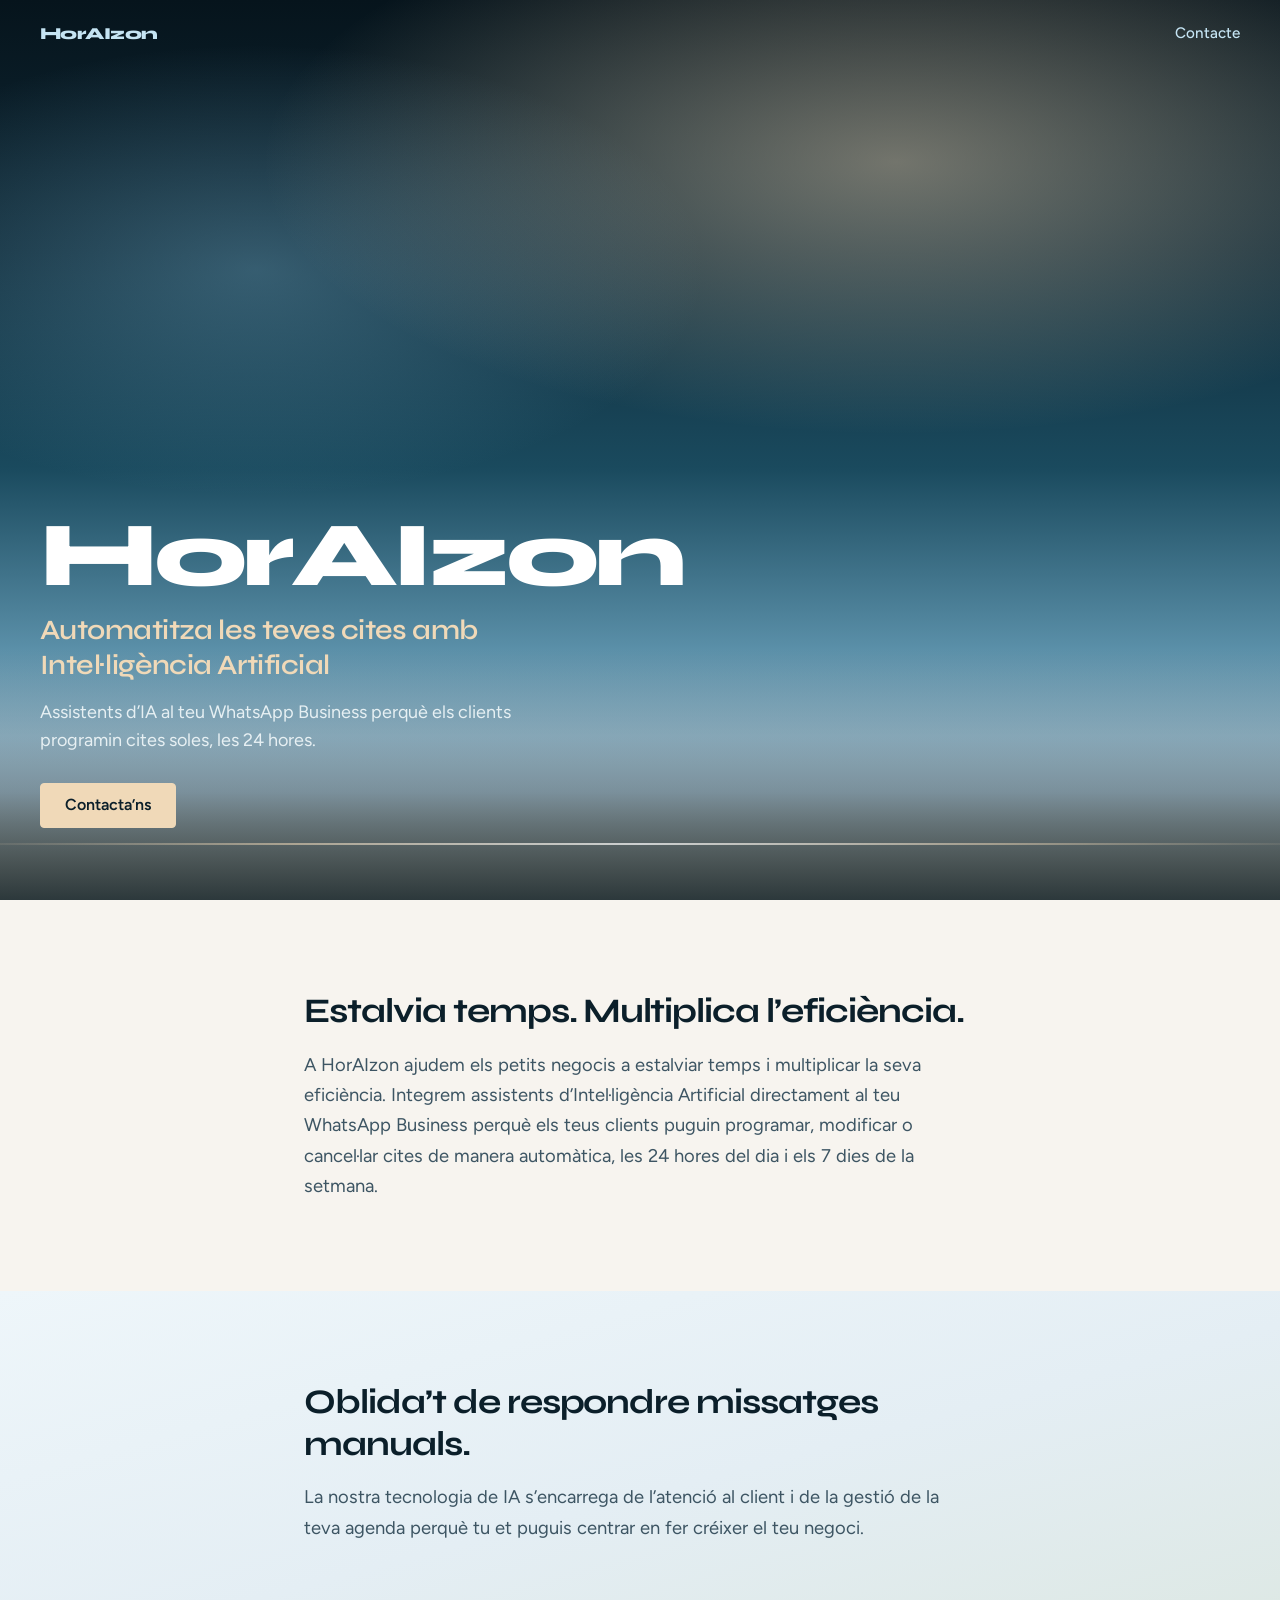
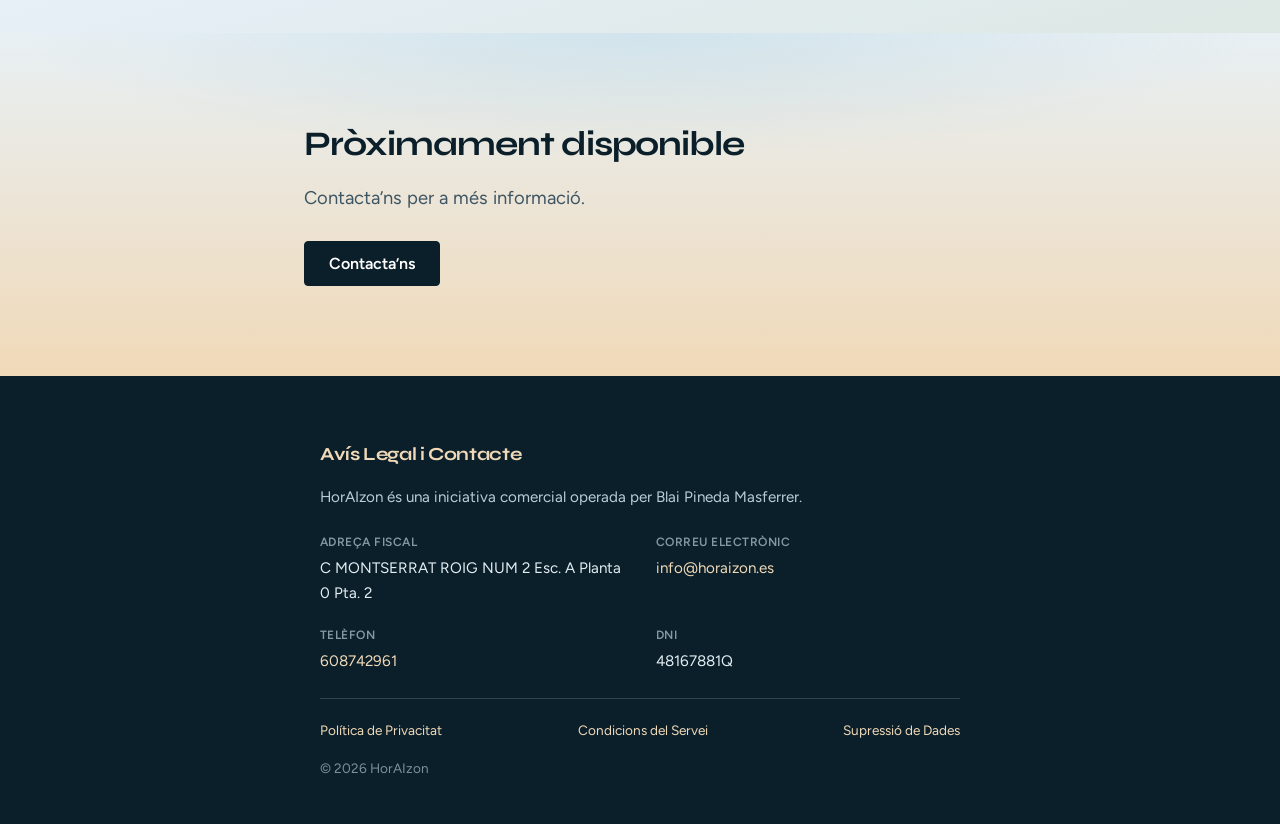
<file: index.html>
<!DOCTYPE html>
<html lang="ca">
  <head>
    <meta charset="UTF-8" />
    <meta name="viewport" content="width=device-width, initial-scale=1.0" />
    <meta
      name="description"
      content="HorAIzon — Automatitza les teves cites amb Intel·ligència Artificial. Assistents d'IA al teu WhatsApp Business per a petits negocis."
    />
    <title>HorAIzon — Automatitza les teves cites amb IA</title>
    <link rel="preconnect" href="https://fonts.googleapis.com" />
    <link rel="preconnect" href="https://fonts.gstatic.com" crossorigin />
    <link
      href="https://fonts.googleapis.com/css2?family=Figtree:wght@400;500;600&family=Syne:wght@600;700;800&display=swap"
      rel="stylesheet"
    />
    <link rel="stylesheet" href="styles.css" />
  </head>
  <body>
    <header class="site-header">
      <a class="logo logo--nav" href="#top">HorAIzon</a>
      <a class="nav-link" href="#contacte">Contacte</a>
    </header>

    <main id="top">
      <section class="hero" aria-labelledby="brand">
        <div class="hero__sky" aria-hidden="true"></div>
        <div class="hero__horizon" aria-hidden="true"></div>
        <div class="hero__content">
          <h1 id="brand" class="brand reveal">HorAIzon</h1>
          <p class="headline reveal">
            Automatitza les teves cites amb Intel·ligència Artificial
          </p>
          <p class="lede reveal">
            Assistents d’IA al teu WhatsApp Business perquè els clients
            programin cites soles, les 24 hores.
          </p>
          <div class="cta-group reveal">
            <a class="btn" href="mailto:info@horaizon.es">Contacta’ns</a>
          </div>
        </div>
      </section>

      <section class="section section--value" aria-labelledby="value-title">
        <div class="section__inner reveal">
          <h2 id="value-title">Estalvia temps. Multiplica l’eficiència.</h2>
          <p>
            A HorAIzon ajudem els petits negocis a estalviar temps i multiplicar
            la seva eficiència. Integrem assistents d’Intel·ligència Artificial
            directament al teu WhatsApp Business perquè els teus clients puguin
            programar, modificar o cancel·lar cites de manera automàtica, les
            24 hores del dia i els 7 dies de la setmana.
          </p>
        </div>
      </section>

      <section class="section section--focus" aria-labelledby="focus-title">
        <div class="section__inner reveal">
          <h2 id="focus-title">Oblida’t de respondre missatges manuals.</h2>
          <p>
            La nostra tecnologia de IA s’encarrega de l’atenció al client i de
            la gestió de la teva agenda perquè tu et puguis centrar en fer
            créixer el teu negoci.
          </p>
        </div>
      </section>

      <section
        class="section section--cta"
        id="contacte"
        aria-labelledby="cta-title"
      >
        <div class="section__inner reveal">
          <h2 id="cta-title">Pròximament disponible</h2>
          <p>Contacta’ns per a més informació.</p>
          <div class="cta-group">
            <a class="btn" href="mailto:info@horaizon.es">Contacta’ns</a>
          </div>
        </div>
      </section>
    </main>

    <div id="site-footer"></div>

    <script src="script.js"></script>
  </body>
</html>
</file>
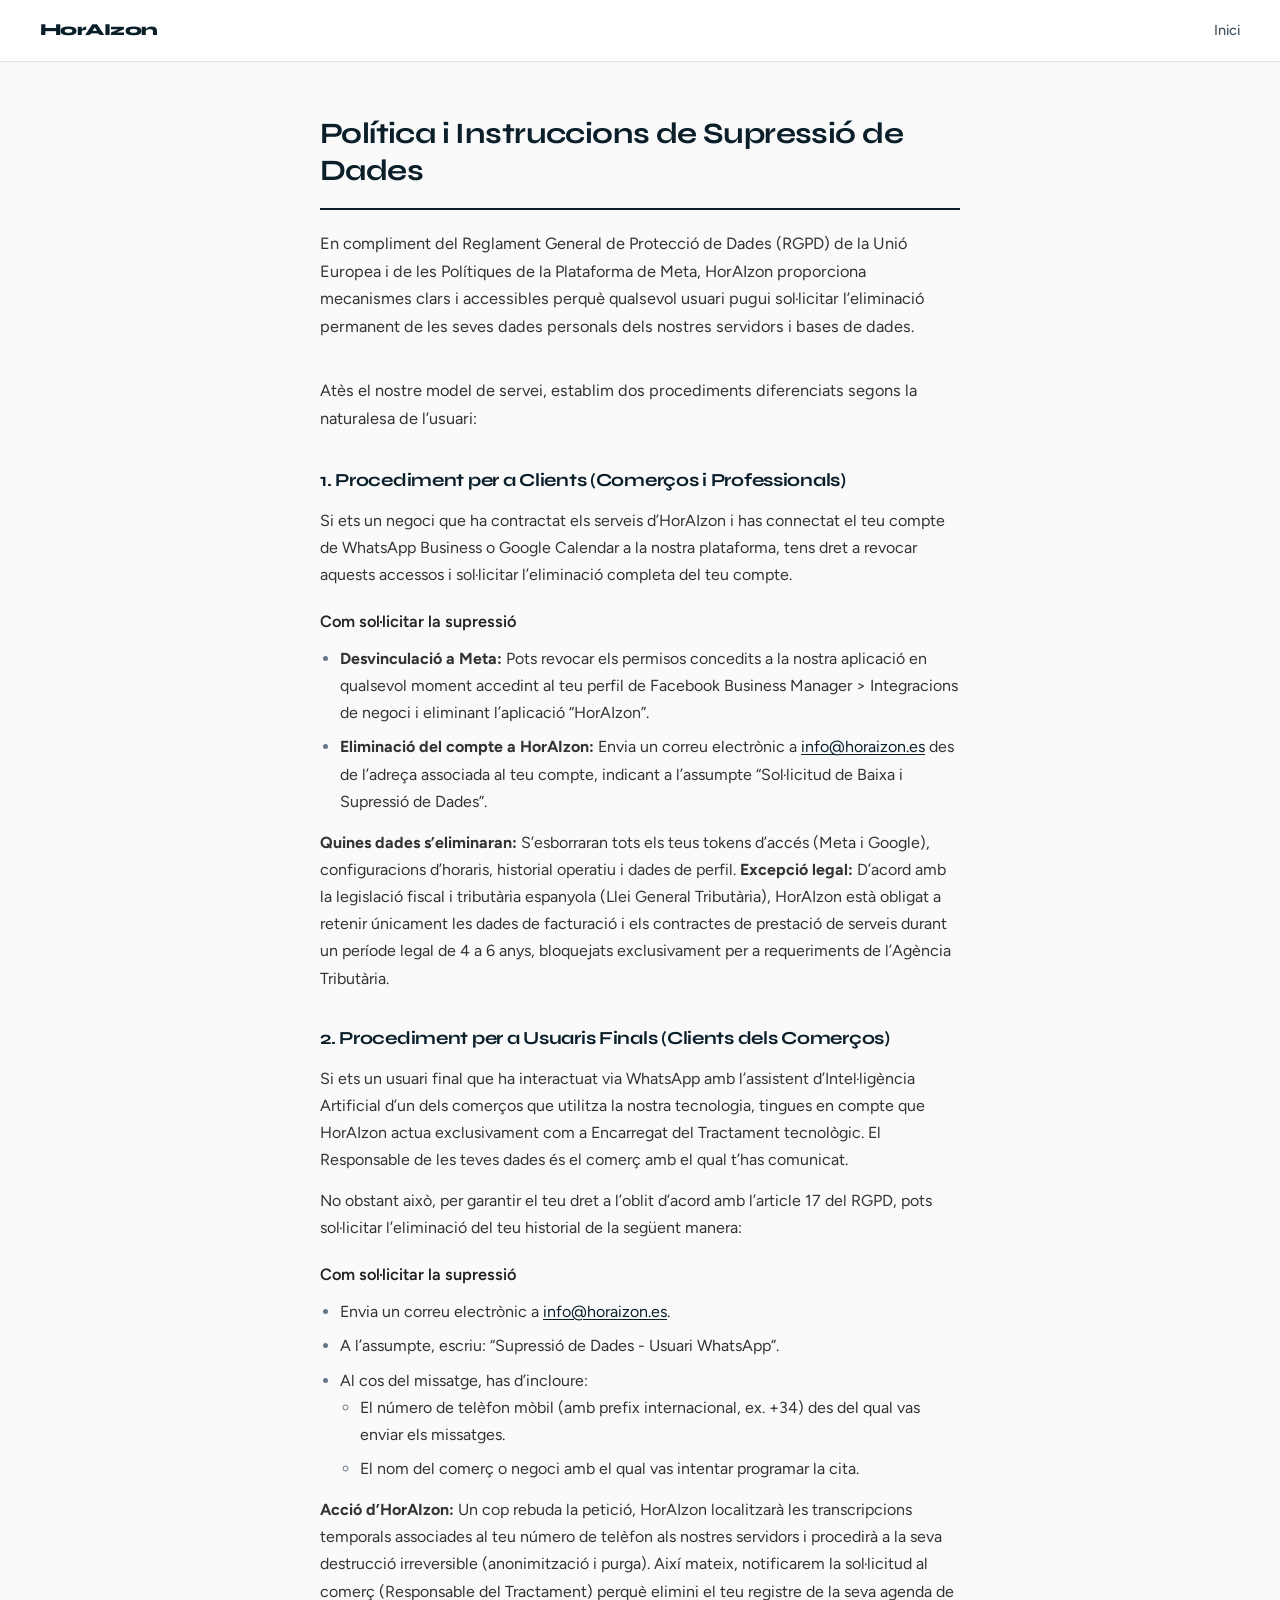
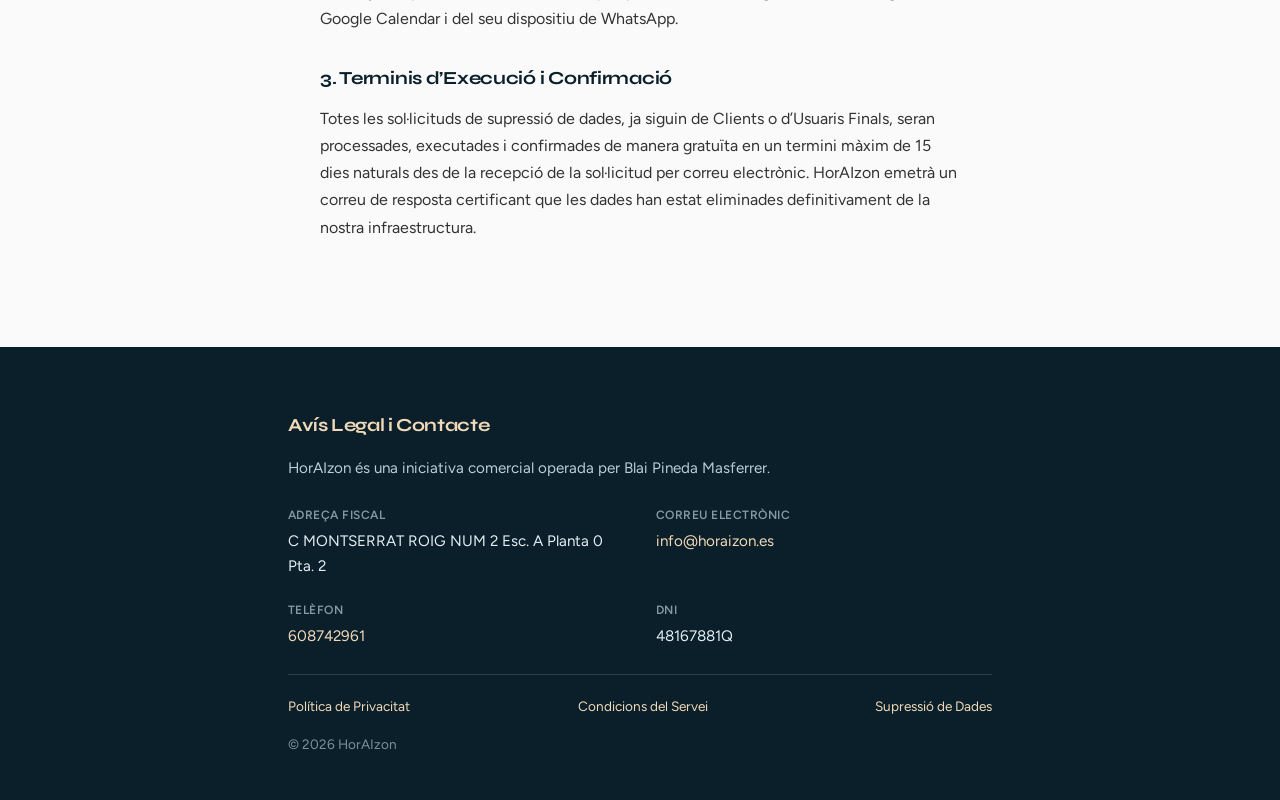
<file: data-deletion.html>
<!DOCTYPE html>
<html lang="ca">
  <head>
    <meta charset="UTF-8" />
    <meta name="viewport" content="width=device-width, initial-scale=1.0" />
    <meta
      name="description"
      content="Política i instruccions de supressió de dades d'HorAIzon."
    />
    <title>Supressió de Dades — HorAIzon</title>
    <link rel="preconnect" href="https://fonts.googleapis.com" />
    <link rel="preconnect" href="https://fonts.gstatic.com" crossorigin />
    <link
      href="https://fonts.googleapis.com/css2?family=Figtree:wght@400;500;600&family=Syne:wght@600;700;800&display=swap"
      rel="stylesheet"
    />
    <link rel="stylesheet" href="styles.css" />
  </head>
  <body class="legal-page">
    <header class="legal-header">
      <a class="logo logo--legal" href="index.html">HorAIzon</a>
      <a class="nav-link nav-link--legal" href="index.html">Inici</a>
    </header>

    <main>
      <article class="legal-doc">
        <h1 class="legal-doc__title">
          Política i Instruccions de Supressió de Dades
        </h1>
        <p class="legal-doc__intro">
          En compliment del Reglament General de Protecció de Dades (RGPD) de
          la Unió Europea i de les Polítiques de la Plataforma de Meta,
          HorAIzon proporciona mecanismes clars i accessibles perquè qualsevol
          usuari pugui sol·licitar l’eliminació permanent de les seves dades
          personals dels nostres servidors i bases de dades.
        </p>
        <p class="legal-doc__intro">
          Atès el nostre model de servei, establim dos procediments
          diferenciats segons la naturalesa de l’usuari:
        </p>

        <section>
          <h2>
            1. Procediment per a Clients (Comerços i Professionals)
          </h2>
          <p>
            Si ets un negoci que ha contractat els serveis d’HorAIzon i has
            connectat el teu compte de WhatsApp Business o Google Calendar a la
            nostra plataforma, tens dret a revocar aquests accessos i
            sol·licitar l’eliminació completa del teu compte.
          </p>
          <h3>Com sol·licitar la supressió</h3>
          <ul>
            <li>
              <strong>Desvinculació a Meta:</strong> Pots revocar els permisos
              concedits a la nostra aplicació en qualsevol moment accedint al
              teu perfil de Facebook Business Manager &gt; Integracions de
              negoci i eliminant l’aplicació “HorAIzon”.
            </li>
            <li>
              <strong>Eliminació del compte a HorAIzon:</strong> Envia un
              correu electrònic a
              <a href="mailto:info@horaizon.es?subject=Sol%C2%B7licitud%20de%20Baixa%20i%20Supressi%C3%B3%20de%20Dades"
                >info@horaizon.es</a
              >
              des de l’adreça associada al teu compte, indicant a l’assumpte
              “Sol·licitud de Baixa i Supressió de Dades”.
            </li>
          </ul>
          <p>
            <strong>Quines dades s’eliminaran:</strong> S’esborraran tots els
            teus tokens d’accés (Meta i Google), configuracions d’horaris,
            historial operatiu i dades de perfil.
            <strong>Excepció legal:</strong> D’acord amb la legislació fiscal i
            tributària espanyola (Llei General Tributària), HorAIzon està
            obligat a retenir únicament les dades de facturació i els
            contractes de prestació de serveis durant un període legal de 4 a 6
            anys, bloquejats exclusivament per a requeriments de l’Agència
            Tributària.
          </p>
        </section>

        <section>
          <h2>
            2. Procediment per a Usuaris Finals (Clients dels Comerços)
          </h2>
          <p>
            Si ets un usuari final que ha interactuat via WhatsApp amb
            l’assistent d’Intel·ligència Artificial d’un dels comerços que
            utilitza la nostra tecnologia, tingues en compte que HorAIzon
            actua exclusivament com a Encarregat del Tractament tecnològic. El
            Responsable de les teves dades és el comerç amb el qual t’has
            comunicat.
          </p>
          <p>
            No obstant això, per garantir el teu dret a l’oblit d’acord amb
            l’article 17 del RGPD, pots sol·licitar l’eliminació del teu
            historial de la següent manera:
          </p>
          <h3>Com sol·licitar la supressió</h3>
          <ul>
            <li>
              Envia un correu electrònic a
              <a href="mailto:info@horaizon.es?subject=Supressi%C3%B3%20de%20Dades%20-%20Usuari%20WhatsApp"
                >info@horaizon.es</a
              >.
            </li>
            <li>
              A l’assumpte, escriu: “Supressió de Dades - Usuari WhatsApp”.
            </li>
            <li>
              Al cos del missatge, has d’incloure:
              <ul>
                <li>
                  El número de telèfon mòbil (amb prefix internacional, ex.
                  +34) des del qual vas enviar els missatges.
                </li>
                <li>
                  El nom del comerç o negoci amb el qual vas intentar
                  programar la cita.
                </li>
              </ul>
            </li>
          </ul>
          <p>
            <strong>Acció d’HorAIzon:</strong> Un cop rebuda la petició,
            HorAIzon localitzarà les transcripcions temporals associades al
            teu número de telèfon als nostres servidors i procedirà a la seva
            destrucció irreversible (anonimització i purga). Així mateix,
            notificarem la sol·licitud al comerç (Responsable del Tractament)
            perquè elimini el teu registre de la seva agenda de Google Calendar
            i del seu dispositiu de WhatsApp.
          </p>
        </section>

        <section>
          <h2>3. Terminis d’Execució i Confirmació</h2>
          <p>
            Totes les sol·licituds de supressió de dades, ja siguin de Clients
            o d’Usuaris Finals, seran processades, executades i confirmades de
            manera gratuïta en un termini màxim de 15 dies naturals des de la
            recepció de la sol·licitud per correu electrònic. HorAIzon emetrà
            un correu de resposta certificant que les dades han estat
            eliminades definitivament de la nostra infraestructura.
          </p>
        </section>
      </article>
    </main>

    <div id="site-footer"></div>

    <script src="script.js"></script>
  </body>
</html>
</file>
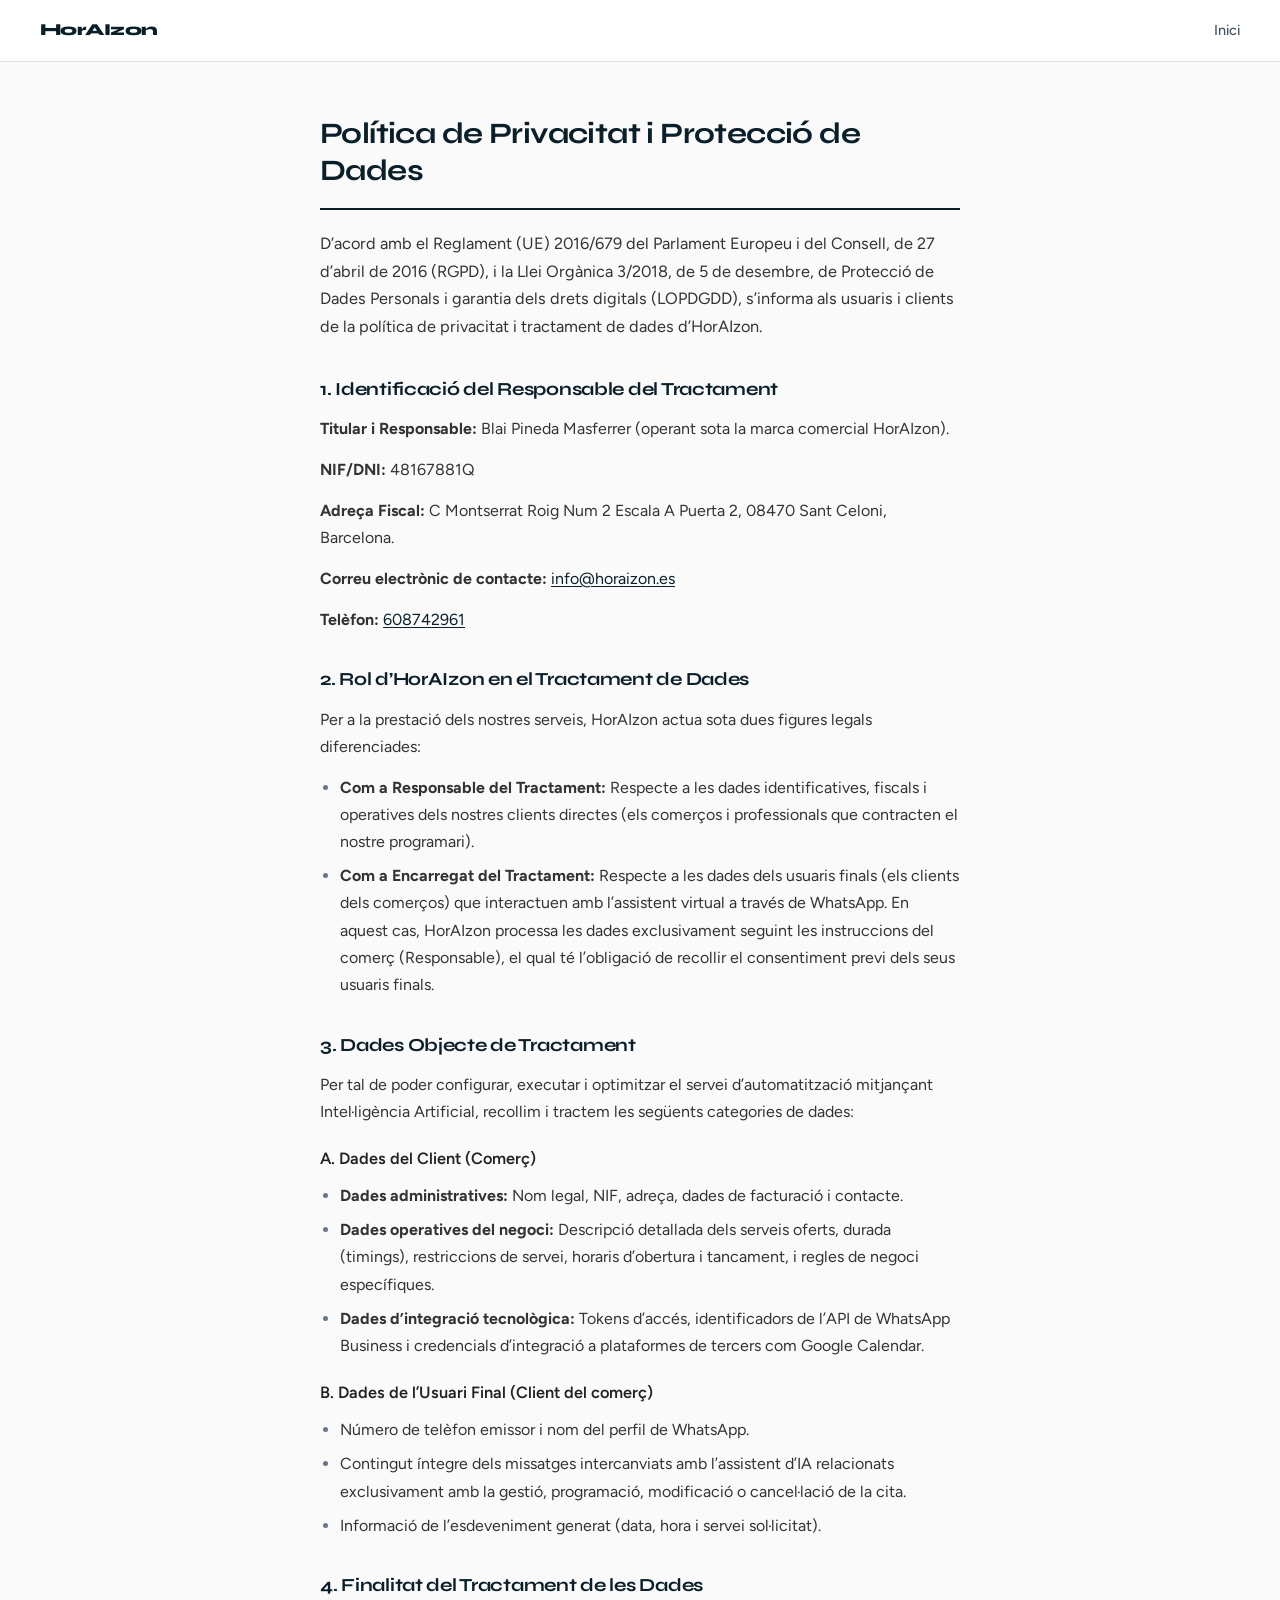
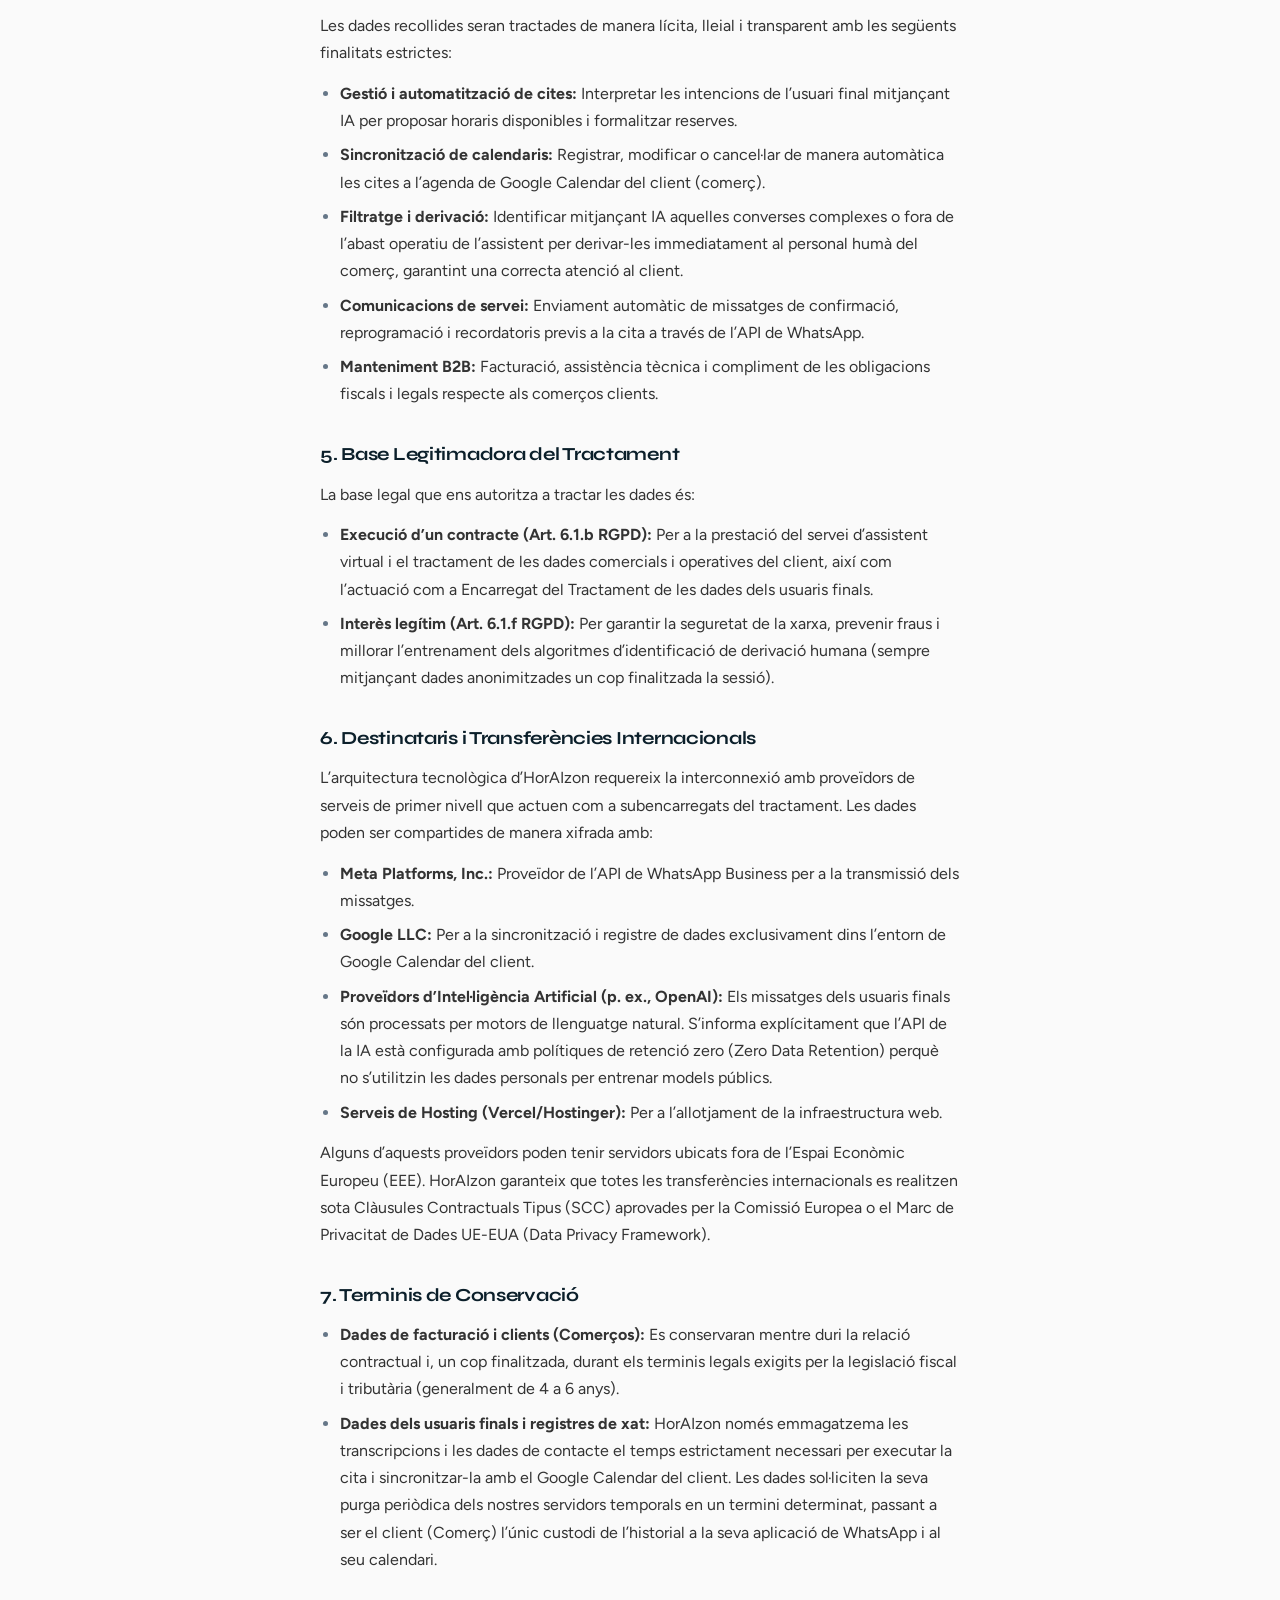
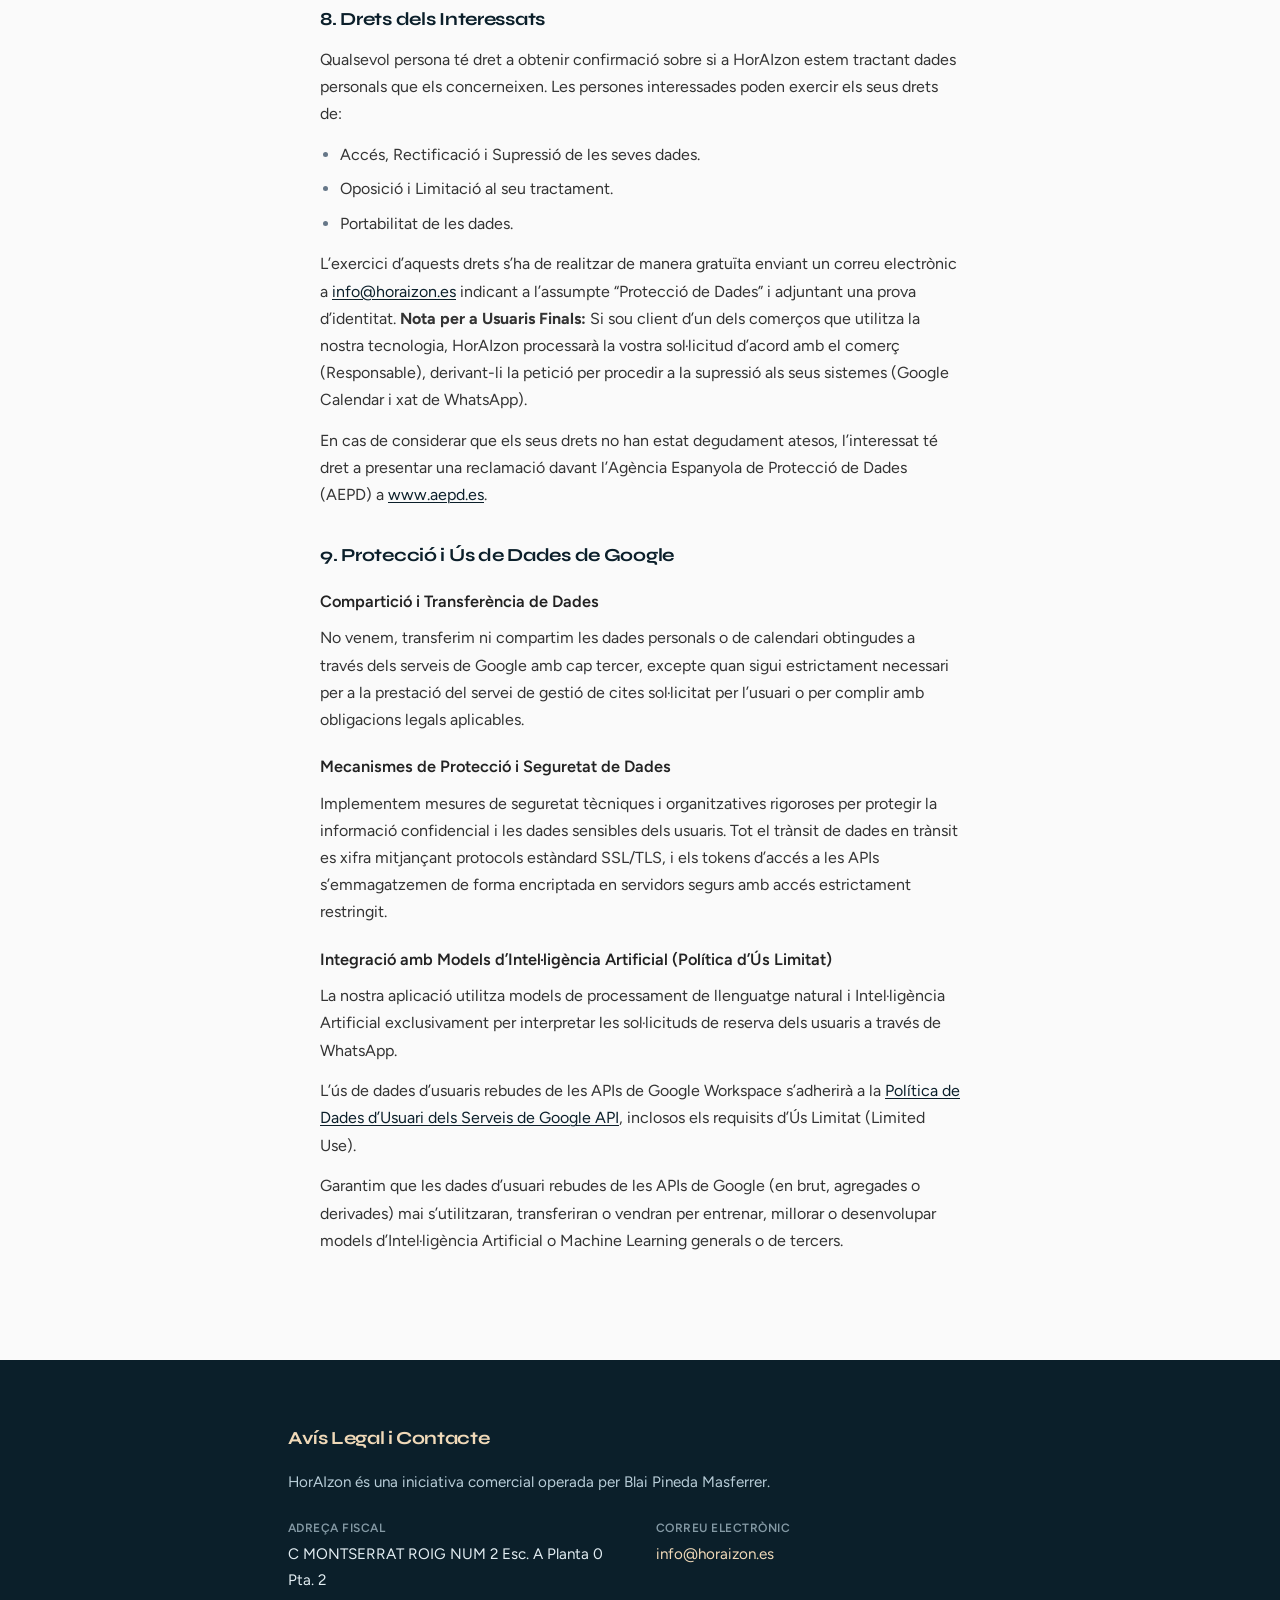
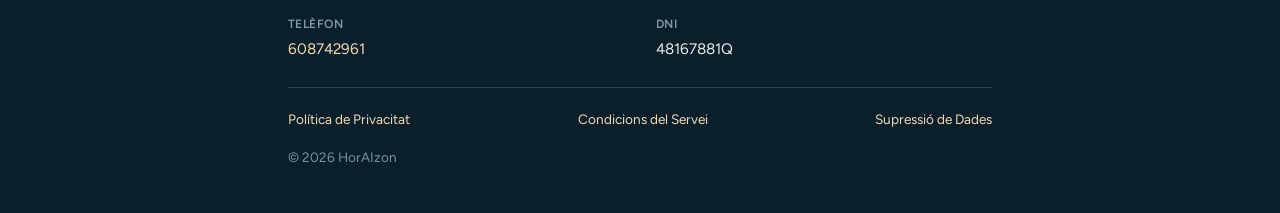
<file: privacy-policy.html>
<!DOCTYPE html>
<html lang="ca">
  <head>
    <meta charset="UTF-8" />
    <meta name="viewport" content="width=device-width, initial-scale=1.0" />
    <meta
      name="description"
      content="Política de privacitat i protecció de dades d'HorAIzon."
    />
    <title>Política de Privacitat — HorAIzon</title>
    <link rel="preconnect" href="https://fonts.googleapis.com" />
    <link rel="preconnect" href="https://fonts.gstatic.com" crossorigin />
    <link
      href="https://fonts.googleapis.com/css2?family=Figtree:wght@400;500;600&family=Syne:wght@600;700;800&display=swap"
      rel="stylesheet"
    />
    <link rel="stylesheet" href="styles.css" />
  </head>
  <body class="legal-page">
    <header class="legal-header">
      <a class="logo logo--legal" href="index.html">HorAIzon</a>
      <a class="nav-link nav-link--legal" href="index.html">Inici</a>
    </header>

    <main>
      <article class="legal-doc">
        <h1 class="legal-doc__title">
          Política de Privacitat i Protecció de Dades
        </h1>
        <p class="legal-doc__intro">
          D’acord amb el Reglament (UE) 2016/679 del Parlament Europeu i del
          Consell, de 27 d’abril de 2016 (RGPD), i la Llei Orgànica 3/2018, de 5
          de desembre, de Protecció de Dades Personals i garantia dels drets
          digitals (LOPDGDD), s’informa als usuaris i clients de la política de
          privacitat i tractament de dades d’HorAIzon.
        </p>

        <section>
          <h2>1. Identificació del Responsable del Tractament</h2>
          <p>
            <strong>Titular i Responsable:</strong> Blai Pineda Masferrer
            (operant sota la marca comercial HorAIzon).
          </p>
          <p><strong>NIF/DNI:</strong> 48167881Q</p>
          <p>
            <strong>Adreça Fiscal:</strong> C Montserrat Roig Num 2 Escala A
            Puerta 2, 08470 Sant Celoni, Barcelona.
          </p>
          <p>
            <strong>Correu electrònic de contacte:</strong>
            <a href="mailto:info@horaizon.es">info@horaizon.es</a>
          </p>
          <p>
            <strong>Telèfon:</strong>
            <a href="tel:+34608742961">608742961</a>
          </p>
        </section>

        <section>
          <h2>2. Rol d’HorAIzon en el Tractament de Dades</h2>
          <p>
            Per a la prestació dels nostres serveis, HorAIzon actua sota dues
            figures legals diferenciades:
          </p>
          <ul>
            <li>
              <strong>Com a Responsable del Tractament:</strong> Respecte a les
              dades identificatives, fiscals i operatives dels nostres clients
              directes (els comerços i professionals que contracten el nostre
              programari).
            </li>
            <li>
              <strong>Com a Encarregat del Tractament:</strong> Respecte a les
              dades dels usuaris finals (els clients dels comerços) que
              interactuen amb l’assistent virtual a través de WhatsApp. En
              aquest cas, HorAIzon processa les dades exclusivament seguint les
              instruccions del comerç (Responsable), el qual té l’obligació de
              recollir el consentiment previ dels seus usuaris finals.
            </li>
          </ul>
        </section>

        <section>
          <h2>3. Dades Objecte de Tractament</h2>
          <p>
            Per tal de poder configurar, executar i optimitzar el servei
            d’automatització mitjançant Intel·ligència Artificial, recollim i
            tractem les següents categories de dades:
          </p>
          <h3>A. Dades del Client (Comerç)</h3>
          <ul>
            <li>
              <strong>Dades administratives:</strong> Nom legal, NIF, adreça,
              dades de facturació i contacte.
            </li>
            <li>
              <strong>Dades operatives del negoci:</strong> Descripció
              detallada dels serveis oferts, durada (timings), restriccions de
              servei, horaris d’obertura i tancament, i regles de negoci
              específiques.
            </li>
            <li>
              <strong>Dades d’integració tecnològica:</strong> Tokens d’accés,
              identificadors de l’API de WhatsApp Business i credencials
              d’integració a plataformes de tercers com Google Calendar.
            </li>
          </ul>
          <h3>B. Dades de l’Usuari Final (Client del comerç)</h3>
          <ul>
            <li>
              Número de telèfon emissor i nom del perfil de WhatsApp.
            </li>
            <li>
              Contingut íntegre dels missatges intercanviats amb l’assistent
              d’IA relacionats exclusivament amb la gestió, programació,
              modificació o cancel·lació de la cita.
            </li>
            <li>
              Informació de l’esdeveniment generat (data, hora i servei
              sol·licitat).
            </li>
          </ul>
        </section>

        <section>
          <h2>4. Finalitat del Tractament de les Dades</h2>
          <p>
            Les dades recollides seran tractades de manera lícita, lleial i
            transparent amb les següents finalitats estrictes:
          </p>
          <ul>
            <li>
              <strong>Gestió i automatització de cites:</strong> Interpretar
              les intencions de l’usuari final mitjançant IA per proposar
              horaris disponibles i formalitzar reserves.
            </li>
            <li>
              <strong>Sincronització de calendaris:</strong> Registrar,
              modificar o cancel·lar de manera automàtica les cites a l’agenda
              de Google Calendar del client (comerç).
            </li>
            <li>
              <strong>Filtratge i derivació:</strong> Identificar mitjançant IA
              aquelles converses complexes o fora de l’abast operatiu de
              l’assistent per derivar-les immediatament al personal humà del
              comerç, garantint una correcta atenció al client.
            </li>
            <li>
              <strong>Comunicacions de servei:</strong> Enviament automàtic de
              missatges de confirmació, reprogramació i recordatoris previs a
              la cita a través de l’API de WhatsApp.
            </li>
            <li>
              <strong>Manteniment B2B:</strong> Facturació, assistència tècnica
              i compliment de les obligacions fiscals i legals respecte als
              comerços clients.
            </li>
          </ul>
        </section>

        <section>
          <h2>5. Base Legitimadora del Tractament</h2>
          <p>La base legal que ens autoritza a tractar les dades és:</p>
          <ul>
            <li>
              <strong>Execució d’un contracte (Art. 6.1.b RGPD):</strong> Per a
              la prestació del servei d’assistent virtual i el tractament de
              les dades comercials i operatives del client, així com l’actuació
              com a Encarregat del Tractament de les dades dels usuaris finals.
            </li>
            <li>
              <strong>Interès legítim (Art. 6.1.f RGPD):</strong> Per garantir
              la seguretat de la xarxa, prevenir fraus i millorar l’entrenament
              dels algoritmes d’identificació de derivació humana (sempre
              mitjançant dades anonimitzades un cop finalitzada la sessió).
            </li>
          </ul>
        </section>

        <section>
          <h2>6. Destinataris i Transferències Internacionals</h2>
          <p>
            L’arquitectura tecnològica d’HorAIzon requereix la interconnexió
            amb proveïdors de serveis de primer nivell que actuen com a
            subencarregats del tractament. Les dades poden ser compartides de
            manera xifrada amb:
          </p>
          <ul>
            <li>
              <strong>Meta Platforms, Inc.:</strong> Proveïdor de l’API de
              WhatsApp Business per a la transmissió dels missatges.
            </li>
            <li>
              <strong>Google LLC:</strong> Per a la sincronització i registre
              de dades exclusivament dins l’entorn de Google Calendar del
              client.
            </li>
            <li>
              <strong>Proveïdors d’Intel·ligència Artificial (p. ex.,
              OpenAI):</strong>
              Els missatges dels usuaris finals són processats per motors de
              llenguatge natural. S’informa explícitament que l’API de la IA
              està configurada amb polítiques de retenció zero (Zero Data
              Retention) perquè no s’utilitzin les dades personals per entrenar
              models públics.
            </li>
            <li>
              <strong>Serveis de Hosting (Vercel/Hostinger):</strong> Per a
              l’allotjament de la infraestructura web.
            </li>
          </ul>
          <p>
            Alguns d’aquests proveïdors poden tenir servidors ubicats fora de
            l’Espai Econòmic Europeu (EEE). HorAIzon garanteix que totes les
            transferències internacionals es realitzen sota Clàusules
            Contractuals Tipus (SCC) aprovades per la Comissió Europea o el
            Marc de Privacitat de Dades UE-EUA (Data Privacy Framework).
          </p>
        </section>

        <section>
          <h2>7. Terminis de Conservació</h2>
          <ul>
            <li>
              <strong>Dades de facturació i clients (Comerços):</strong> Es
              conservaran mentre duri la relació contractual i, un cop
              finalitzada, durant els terminis legals exigits per la
              legislació fiscal i tributària (generalment de 4 a 6 anys).
            </li>
            <li>
              <strong>Dades dels usuaris finals i registres de xat:</strong>
              HorAIzon només emmagatzema les transcripcions i les dades de
              contacte el temps estrictament necessari per executar la cita i
              sincronitzar-la amb el Google Calendar del client. Les dades
              sol·liciten la seva purga periòdica dels nostres servidors
              temporals en un termini determinat, passant a ser el client
              (Comerç) l’únic custodi de l’historial a la seva aplicació de
              WhatsApp i al seu calendari.
            </li>
          </ul>
        </section>

        <section>
          <h2>8. Drets dels Interessats</h2>
          <p>
            Qualsevol persona té dret a obtenir confirmació sobre si a HorAIzon
            estem tractant dades personals que els concerneixen. Les persones
            interessades poden exercir els seus drets de:
          </p>
          <ul>
            <li>Accés, Rectificació i Supressió de les seves dades.</li>
            <li>Oposició i Limitació al seu tractament.</li>
            <li>Portabilitat de les dades.</li>
          </ul>
          <p>
            L’exercici d’aquests drets s’ha de realitzar de manera gratuïta
            enviant un correu electrònic a
            <a href="mailto:info@horaizon.es">info@horaizon.es</a> indicant a
            l’assumpte “Protecció de Dades” i adjuntant una prova d’identitat.
            <strong>Nota per a Usuaris Finals:</strong> Si sou client d’un dels
            comerços que utilitza la nostra tecnologia, HorAIzon processarà la
            vostra sol·licitud d’acord amb el comerç (Responsable),
            derivant-li la petició per procedir a la supressió als seus
            sistemes (Google Calendar i xat de WhatsApp).
          </p>
          <p>
            En cas de considerar que els seus drets no han estat degudament
            atesos, l’interessat té dret a presentar una reclamació davant
            l’Agència Espanyola de Protecció de Dades (AEPD) a
            <a href="https://www.aepd.es" rel="noopener noreferrer"
              >www.aepd.es</a
            >.
          </p>
        </section>

        <section>
          <h2>9. Protecció i Ús de Dades de Google</h2>

          <h3>Compartició i Transferència de Dades</h3>
          <p>
            No venem, transferim ni compartim les dades personals o de calendari
            obtingudes a través dels serveis de Google amb cap tercer, excepte
            quan sigui estrictament necessari per a la prestació del servei de
            gestió de cites sol·licitat per l’usuari o per complir amb
            obligacions legals aplicables.
          </p>

          <h3>Mecanismes de Protecció i Seguretat de Dades</h3>
          <p>
            Implementem mesures de seguretat tècniques i organitzatives
            rigoroses per protegir la informació confidencial i les dades
            sensibles dels usuaris. Tot el trànsit de dades en trànsit es xifra
            mitjançant protocols estàndard SSL/TLS, i els tokens d’accés a les
            APIs s’emmagatzemen de forma encriptada en servidors segurs amb
            accés estrictament restringit.
          </p>

          <h3>
            Integració amb Models d’Intel·ligència Artificial (Política d’Ús
            Limitat)
          </h3>
          <p>
            La nostra aplicació utilitza models de processament de llenguatge
            natural i Intel·ligència Artificial exclusivament per interpretar
            les sol·licituds de reserva dels usuaris a través de WhatsApp.
          </p>
          <p>
            L’ús de dades d’usuaris rebudes de les APIs de Google Workspace
            s’adherirà a la
            <a
              href="https://developers.google.com/terms/api-services-user-data-policy"
              rel="noopener noreferrer"
              >Política de Dades d’Usuari dels Serveis de Google API</a
            >, inclosos els requisits d’Ús Limitat (Limited Use).
          </p>
          <p>
            Garantim que les dades d’usuari rebudes de les APIs de Google (en
            brut, agregades o derivades) mai s’utilitzaran, transferiran o
            vendran per entrenar, millorar o desenvolupar models
            d’Intel·ligència Artificial o Machine Learning generals o de
            tercers.
          </p>
        </section>
      </article>
    </main>

    <div id="site-footer"></div>

    <script src="script.js"></script>
  </body>
</html>
</file>
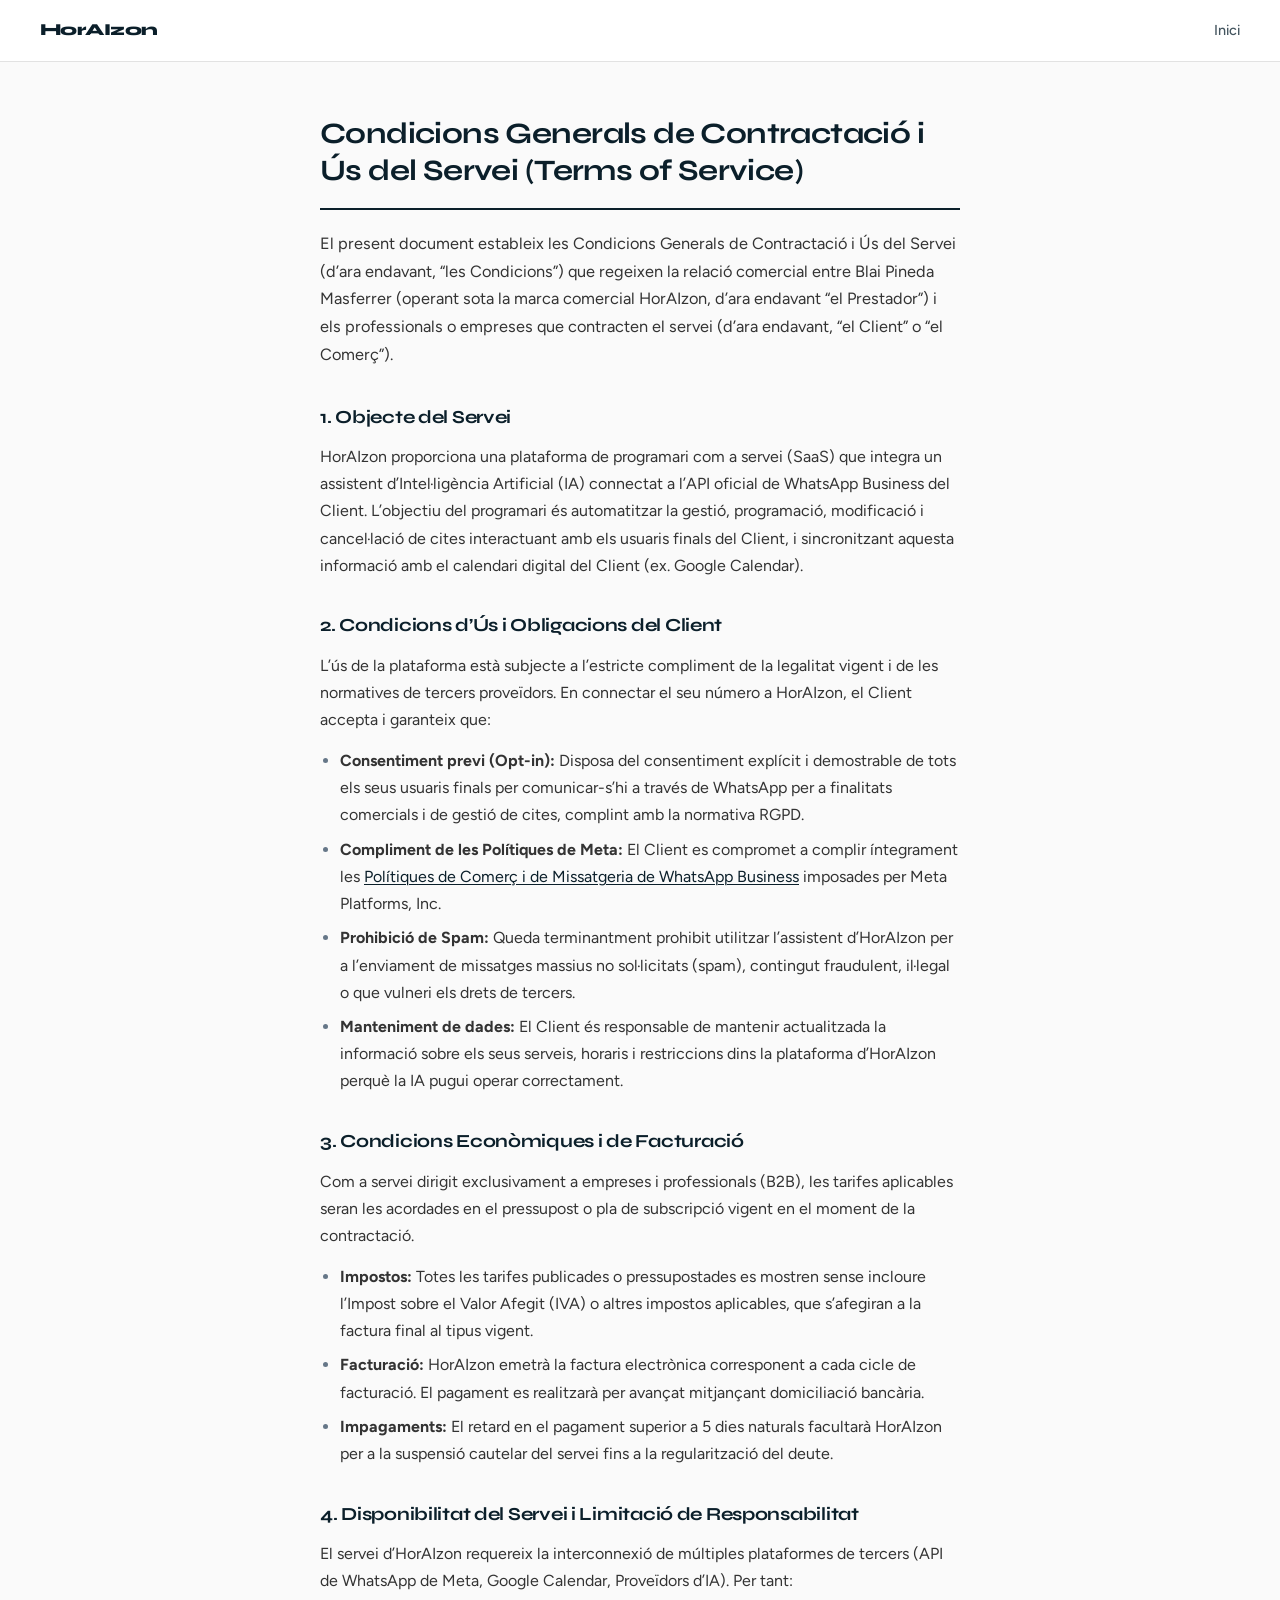
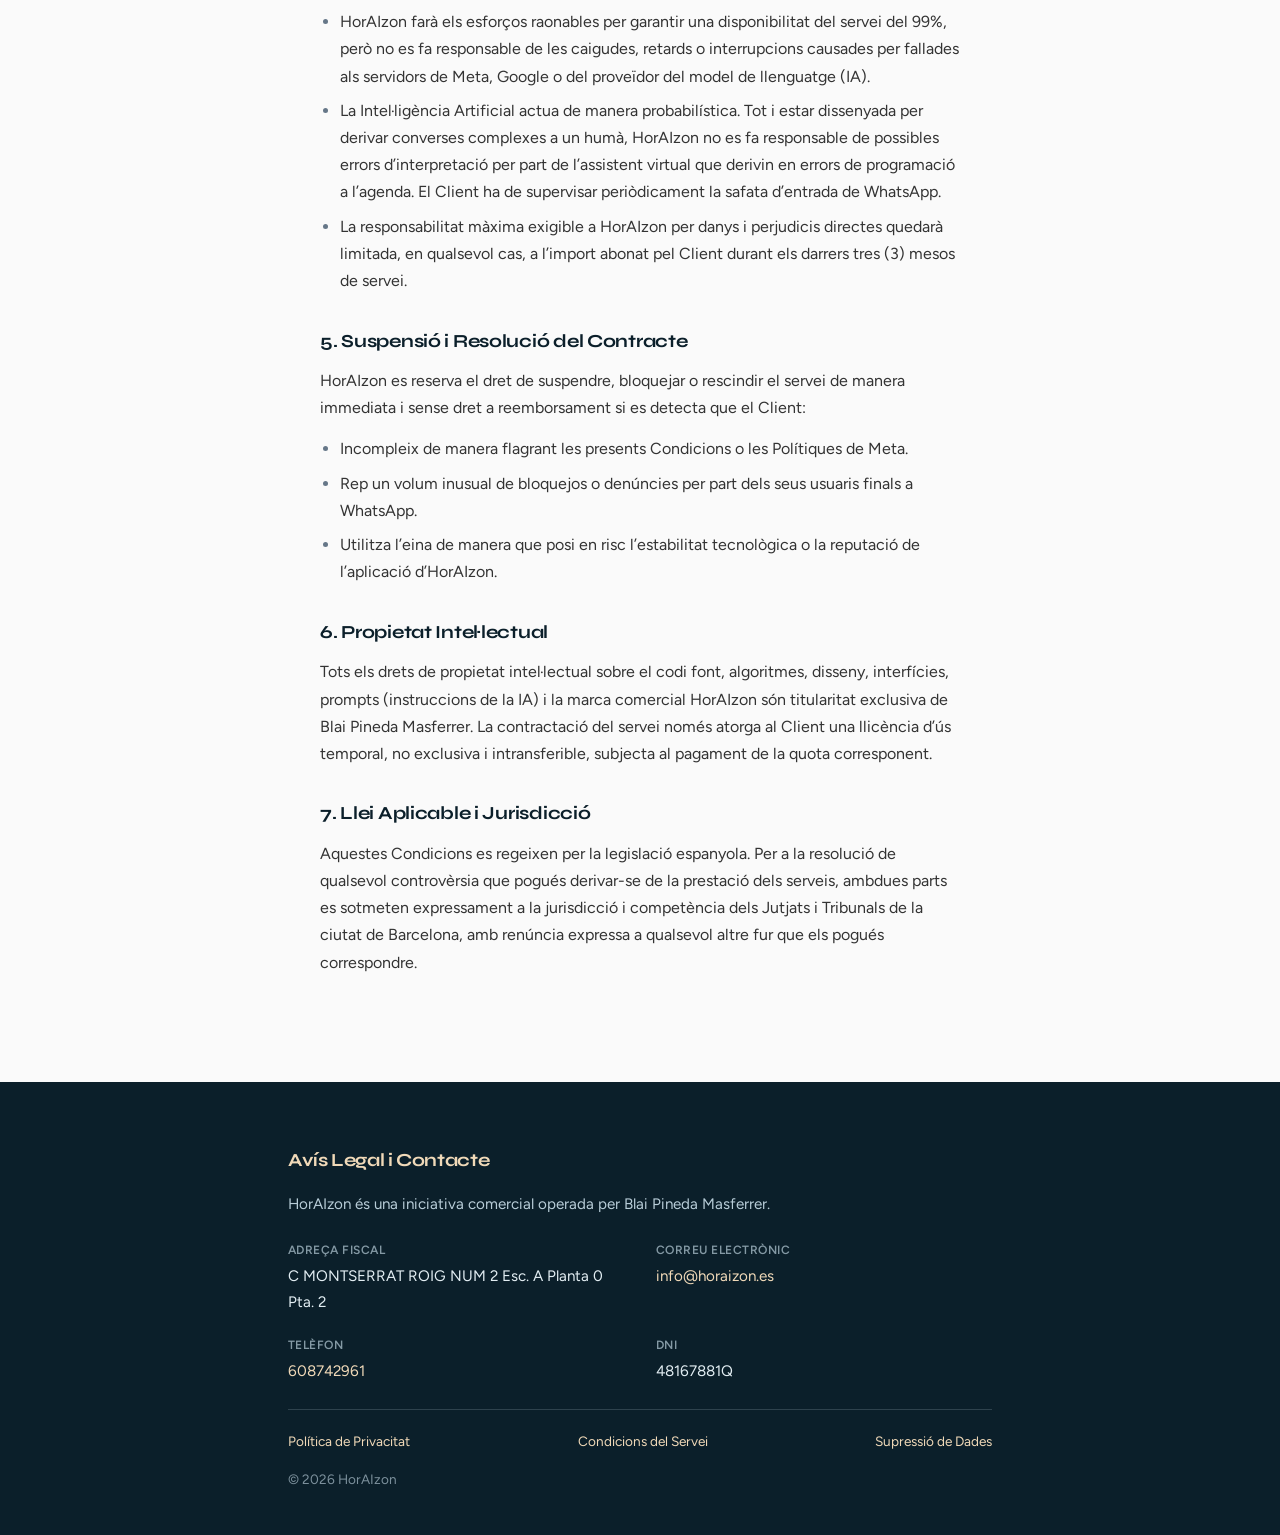
<file: terms-of-service.html>
<!DOCTYPE html>
<html lang="ca">
  <head>
    <meta charset="UTF-8" />
    <meta name="viewport" content="width=device-width, initial-scale=1.0" />
    <meta
      name="description"
      content="Condicions generals de contractació i ús del servei HorAIzon."
    />
    <title>Condicions del Servei — HorAIzon</title>
    <link rel="preconnect" href="https://fonts.googleapis.com" />
    <link rel="preconnect" href="https://fonts.gstatic.com" crossorigin />
    <link
      href="https://fonts.googleapis.com/css2?family=Figtree:wght@400;500;600&family=Syne:wght@600;700;800&display=swap"
      rel="stylesheet"
    />
    <link rel="stylesheet" href="styles.css" />
  </head>
  <body class="legal-page">
    <header class="legal-header">
      <a class="logo logo--legal" href="index.html">HorAIzon</a>
      <a class="nav-link nav-link--legal" href="index.html">Inici</a>
    </header>

    <main>
      <article class="legal-doc">
        <h1 class="legal-doc__title">
          Condicions Generals de Contractació i Ús del Servei (Terms of
          Service)
        </h1>
        <p class="legal-doc__intro">
          El present document estableix les Condicions Generals de Contractació
          i Ús del Servei (d’ara endavant, “les Condicions”) que regeixen la
          relació comercial entre Blai Pineda Masferrer (operant sota la marca
          comercial HorAIzon, d’ara endavant “el Prestador”) i els
          professionals o empreses que contracten el servei (d’ara endavant,
          “el Client” o “el Comerç”).
        </p>

        <section>
          <h2>1. Objecte del Servei</h2>
          <p>
            HorAIzon proporciona una plataforma de programari com a servei
            (SaaS) que integra un assistent d’Intel·ligència Artificial (IA)
            connectat a l’API oficial de WhatsApp Business del Client.
            L’objectiu del programari és automatitzar la gestió, programació,
            modificació i cancel·lació de cites interactuant amb els usuaris
            finals del Client, i sincronitzant aquesta informació amb el
            calendari digital del Client (ex. Google Calendar).
          </p>
        </section>

        <section>
          <h2>2. Condicions d’Ús i Obligacions del Client</h2>
          <p>
            L’ús de la plataforma està subjecte a l’estricte compliment de la
            legalitat vigent i de les normatives de tercers proveïdors. En
            connectar el seu número a HorAIzon, el Client accepta i garanteix
            que:
          </p>
          <ul>
            <li>
              <strong>Consentiment previ (Opt-in):</strong> Disposa del
              consentiment explícit i demostrable de tots els seus usuaris
              finals per comunicar-s’hi a través de WhatsApp per a finalitats
              comercials i de gestió de cites, complint amb la normativa RGPD.
            </li>
            <li>
              <strong>Compliment de les Polítiques de Meta:</strong> El Client
              es compromet a complir íntegrament les
              <a
                href="https://business.whatsapp.com/policy"
                rel="noopener noreferrer"
                >Polítiques de Comerç i de Missatgeria de WhatsApp Business</a
              >
              imposades per Meta Platforms, Inc.
            </li>
            <li>
              <strong>Prohibició de Spam:</strong> Queda terminantment prohibit
              utilitzar l’assistent d’HorAIzon per a l’enviament de missatges
              massius no sol·licitats (spam), contingut fraudulent, il·legal o
              que vulneri els drets de tercers.
            </li>
            <li>
              <strong>Manteniment de dades:</strong> El Client és responsable
              de mantenir actualitzada la informació sobre els seus serveis,
              horaris i restriccions dins la plataforma d’HorAIzon perquè la IA
              pugui operar correctament.
            </li>
          </ul>
        </section>

        <section>
          <h2>3. Condicions Econòmiques i de Facturació</h2>
          <p>
            Com a servei dirigit exclusivament a empreses i professionals
            (B2B), les tarifes aplicables seran les acordades en el pressupost
            o pla de subscripció vigent en el moment de la contractació.
          </p>
          <ul>
            <li>
              <strong>Impostos:</strong> Totes les tarifes publicades o
              pressupostades es mostren sense incloure l’Impost sobre el Valor
              Afegit (IVA) o altres impostos aplicables, que s’afegiran a la
              factura final al tipus vigent.
            </li>
            <li>
              <strong>Facturació:</strong> HorAIzon emetrà la factura
              electrònica corresponent a cada cicle de facturació. El pagament
              es realitzarà per avançat mitjançant domiciliació bancària.
            </li>
            <li>
              <strong>Impagaments:</strong> El retard en el pagament superior a
              5 dies naturals facultarà HorAIzon per a la suspensió cautelar
              del servei fins a la regularització del deute.
            </li>
          </ul>
        </section>

        <section>
          <h2>4. Disponibilitat del Servei i Limitació de Responsabilitat</h2>
          <p>
            El servei d’HorAIzon requereix la interconnexió de múltiples
            plataformes de tercers (API de WhatsApp de Meta, Google Calendar,
            Proveïdors d’IA). Per tant:
          </p>
          <ul>
            <li>
              HorAIzon farà els esforços raonables per garantir una
              disponibilitat del servei del 99%, però no es fa responsable de
              les caigudes, retards o interrupcions causades per fallades als
              servidors de Meta, Google o del proveïdor del model de llenguatge
              (IA).
            </li>
            <li>
              La Intel·ligència Artificial actua de manera probabilística. Tot
              i estar dissenyada per derivar converses complexes a un humà,
              HorAIzon no es fa responsable de possibles errors
              d’interpretació per part de l’assistent virtual que derivin en
              errors de programació a l’agenda. El Client ha de supervisar
              periòdicament la safata d’entrada de WhatsApp.
            </li>
            <li>
              La responsabilitat màxima exigible a HorAIzon per danys i
              perjudicis directes quedarà limitada, en qualsevol cas, a
              l’import abonat pel Client durant els darrers tres (3) mesos de
              servei.
            </li>
          </ul>
        </section>

        <section>
          <h2>5. Suspensió i Resolució del Contracte</h2>
          <p>
            HorAIzon es reserva el dret de suspendre, bloquejar o rescindir el
            servei de manera immediata i sense dret a reemborsament si es
            detecta que el Client:
          </p>
          <ul>
            <li>
              Incompleix de manera flagrant les presents Condicions o les
              Polítiques de Meta.
            </li>
            <li>
              Rep un volum inusual de bloquejos o denúncies per part dels seus
              usuaris finals a WhatsApp.
            </li>
            <li>
              Utilitza l’eina de manera que posi en risc l’estabilitat
              tecnològica o la reputació de l’aplicació d’HorAIzon.
            </li>
          </ul>
        </section>

        <section>
          <h2>6. Propietat Intel·lectual</h2>
          <p>
            Tots els drets de propietat intel·lectual sobre el codi font,
            algoritmes, disseny, interfícies, prompts (instruccions de la IA) i
            la marca comercial HorAIzon són titularitat exclusiva de Blai
            Pineda Masferrer. La contractació del servei només atorga al Client
            una llicència d’ús temporal, no exclusiva i intransferible,
            subjecta al pagament de la quota corresponent.
          </p>
        </section>

        <section>
          <h2>7. Llei Aplicable i Jurisdicció</h2>
          <p>
            Aquestes Condicions es regeixen per la legislació espanyola. Per a
            la resolució de qualsevol controvèrsia que pogués derivar-se de la
            prestació dels serveis, ambdues parts es sotmeten expressament a la
            jurisdicció i competència dels Jutjats i Tribunals de la ciutat de
            Barcelona, amb renúncia expressa a qualsevol altre fur que els
            pogués correspondre.
          </p>
        </section>
      </article>
    </main>

    <div id="site-footer"></div>

    <script src="script.js"></script>
  </body>
</html>
</file>
<file: styles.css>
/* HorAIzon — dawn horizon palette */
:root {
  --ink: #0b1f2a;
  --ink-soft: #1a3444;
  --sky: #7eb8d4;
  --mist: #c5e4f3;
  --dawn: #f0d9b8;
  --accent: #d4784a;
  --accent-deep: #b85c30;
  --surface: #f7f4ef;
  --surface-alt: #eef6fa;
  --text: #0b1f2a;
  --text-muted: #3d5563;
  --footer-bg: #0b1f2a;
  --footer-text: #b8cdd8;
  --footer-heading: #f0d9b8;
  --focus: #d4784a;
  --radius-btn: 4px;
  --max: 42rem;
  --font-display: "Syne", system-ui, sans-serif;
  --font-body: "Figtree", system-ui, sans-serif;
  --ease: cubic-bezier(0.22, 1, 0.36, 1);
}

*,
*::before,
*::after {
  box-sizing: border-box;
}

html {
  scroll-behavior: smooth;
}

body {
  margin: 0;
  font-family: var(--font-body);
  font-size: 1.125rem;
  line-height: 1.65;
  color: var(--text);
  background: var(--surface);
  -webkit-font-smoothing: antialiased;
}

img {
  max-width: 100%;
  display: block;
}

a {
  color: var(--accent-deep);
  text-decoration-thickness: 1px;
  text-underline-offset: 0.18em;
}

a:hover {
  color: var(--ink);
}

a:focus-visible {
  outline: 2px solid var(--focus);
  outline-offset: 3px;
}

/* —— Header —— */
.site-header {
  position: absolute;
  top: 0;
  left: 0;
  right: 0;
  z-index: 10;
  display: flex;
  align-items: center;
  justify-content: space-between;
  padding: 1.25rem clamp(1.25rem, 4vw, 2.5rem);
}

.logo {
  font-family: var(--font-display);
  font-weight: 800;
  letter-spacing: -0.03em;
  text-decoration: none;
  color: inherit;
}

.logo--nav {
  font-size: 1.05rem;
  color: var(--mist);
}

.logo--nav:hover {
  color: #fff;
}

.nav-link {
  font-size: 0.95rem;
  font-weight: 500;
  color: var(--mist);
  text-decoration: none;
}

.nav-link:hover {
  color: #fff;
}

/* —— Hero —— */
.hero {
  position: relative;
  min-height: 100svh;
  display: flex;
  align-items: flex-end;
  justify-content: flex-start;
  padding: clamp(5.5rem, 12vh, 7rem) clamp(1.25rem, 4vw, 2.5rem)
    clamp(3rem, 8vh, 5rem);
  overflow: hidden;
  color: #f5fafc;
}

.hero__sky {
  position: absolute;
  inset: 0;
  background:
    radial-gradient(
      ellipse 90% 55% at 70% 18%,
      rgba(240, 217, 184, 0.45) 0%,
      transparent 55%
    ),
    radial-gradient(
      ellipse 70% 50% at 20% 30%,
      rgba(126, 184, 212, 0.35) 0%,
      transparent 50%
    ),
    linear-gradient(
      180deg,
      #06141c 0%,
      #0f2a38 28%,
      #1a4a5e 52%,
      #5a8fa8 72%,
      #c5dce8 88%,
      #e8c9a0 100%
    );
  animation: sky-shift 18s ease-in-out infinite alternate;
}

.hero__horizon {
  position: absolute;
  left: 0;
  right: 0;
  bottom: 0;
  height: 28%;
  background: linear-gradient(
    180deg,
    transparent 0%,
    rgba(11, 31, 42, 0.15) 35%,
    rgba(11, 31, 42, 0.55) 70%,
    rgba(11, 31, 42, 0.85) 100%
  );
  pointer-events: none;
}

.hero__horizon::before {
  content: "";
  position: absolute;
  left: -5%;
  right: -5%;
  bottom: 22%;
  height: 2px;
  background: linear-gradient(
    90deg,
    transparent 0%,
    rgba(240, 217, 184, 0.55) 25%,
    rgba(255, 255, 255, 0.7) 50%,
    rgba(240, 217, 184, 0.5) 75%,
    transparent 100%
  );
  filter: blur(0.5px);
}

.hero__content {
  position: relative;
  z-index: 1;
  max-width: 34rem;
}

.brand {
  margin: 0 0 0.85rem;
  font-family: var(--font-display);
  font-size: clamp(3.25rem, 10vw, 5.75rem);
  font-weight: 800;
  line-height: 0.95;
  letter-spacing: -0.045em;
  color: #fff;
}

.headline {
  margin: 0 0 1rem;
  font-family: var(--font-display);
  font-size: clamp(1.35rem, 3.2vw, 1.75rem);
  font-weight: 600;
  line-height: 1.25;
  letter-spacing: -0.02em;
  color: var(--dawn);
  max-width: 22em;
}

.lede {
  margin: 0 0 1.75rem;
  font-size: clamp(1rem, 2.2vw, 1.125rem);
  font-weight: 400;
  line-height: 1.55;
  color: rgba(245, 250, 252, 0.88);
  max-width: 28em;
}

/* —— Buttons —— */
.cta-group {
  display: flex;
  flex-wrap: wrap;
  gap: 0.75rem 1rem;
}

.btn {
  display: inline-flex;
  align-items: center;
  justify-content: center;
  padding: 0.85rem 1.5rem;
  font-family: var(--font-body);
  font-size: 1rem;
  font-weight: 600;
  line-height: 1;
  color: var(--ink);
  background: var(--dawn);
  border: 1.5px solid var(--dawn);
  border-radius: var(--radius-btn);
  text-decoration: none;
  transition:
    background 0.25s var(--ease),
    color 0.25s var(--ease),
    border-color 0.25s var(--ease),
    transform 0.25s var(--ease);
}

.btn:hover {
  background: #fff;
  border-color: #fff;
  color: var(--ink);
  transform: translateY(-2px);
}

.btn:focus-visible {
  outline: 2px solid #fff;
  outline-offset: 3px;
}

.btn--ghost {
  color: #fff;
  background: transparent;
  border-color: rgba(255, 255, 255, 0.55);
}

.section--cta .btn--ghost {
  color: var(--ink);
  border-color: rgba(11, 31, 42, 0.35);
}

.section--cta .btn--ghost:hover {
  background: var(--ink);
  border-color: var(--ink);
  color: #fff;
}

.section--cta .btn:focus-visible {
  outline-color: var(--ink);
}

/* —— Sections —— */
.section {
  padding: clamp(3.5rem, 10vh, 6.5rem) clamp(1.25rem, 4vw, 2.5rem);
}

.section__inner {
  max-width: var(--max);
  margin: 0 auto;
}

.section h2 {
  margin: 0 0 1.15rem;
  font-family: var(--font-display);
  font-size: clamp(1.65rem, 3.5vw, 2.15rem);
  font-weight: 700;
  line-height: 1.2;
  letter-spacing: -0.03em;
  color: var(--ink);
}

.section p {
  margin: 0;
  color: var(--text-muted);
  font-size: clamp(1.05rem, 2vw, 1.15rem);
}

.section--value {
  background: var(--surface);
}

.section--focus {
  background: var(--surface-alt);
  background-image: linear-gradient(
    165deg,
    var(--surface-alt) 0%,
    #e4eef4 55%,
    #dde8e4 100%
  );
}

.section--cta {
  background:
    radial-gradient(
      ellipse 80% 60% at 50% 0%,
      rgba(126, 184, 212, 0.22) 0%,
      transparent 60%
    ),
    linear-gradient(180deg, #e8f0f4 0%, var(--dawn) 100%);
  text-align: left;
}

.section--cta .cta-group {
  margin-top: 1.75rem;
}

.section--cta .btn:not(.btn--ghost) {
  background: var(--ink);
  border-color: var(--ink);
  color: #fff;
}

.section--cta .btn:not(.btn--ghost):hover {
  background: var(--ink-soft);
  border-color: var(--ink-soft);
  color: #fff;
}

/* —— Footer —— */
.site-footer {
  background: var(--footer-bg);
  color: var(--footer-text);
  padding: clamp(2.75rem, 7vh, 4rem) clamp(1.25rem, 4vw, 2.5rem)
    clamp(2rem, 5vh, 3rem);
}

.site-footer__inner {
  max-width: 40rem;
  margin: 0 auto;
}

.site-footer__title {
  margin: 0 0 1rem;
  font-family: var(--font-display);
  font-size: 1.15rem;
  font-weight: 700;
  letter-spacing: -0.02em;
  color: var(--footer-heading);
}

.site-footer p {
  margin: 0 0 1.5rem;
  font-size: 0.95rem;
  line-height: 1.55;
}

.legal-list {
  margin: 0 0 1.5rem;
  padding: 0;
  display: grid;
  gap: 1.1rem;
}

.legal-list div {
  margin: 0;
}

.legal-list dt {
  font-size: 0.75rem;
  font-weight: 600;
  letter-spacing: 0.04em;
  text-transform: uppercase;
  color: rgba(184, 205, 216, 0.7);
  margin-bottom: 0.2rem;
}

.legal-list dd {
  margin: 0;
  font-size: 0.95rem;
  color: #e2edf2;
}

.site-footer a {
  color: var(--dawn);
  text-decoration: none;
}

.site-footer a:hover {
  text-decoration: underline;
}

.site-footer a:focus-visible {
  outline-color: var(--dawn);
}

/* —— Motion —— */
@keyframes sky-shift {
  from {
    filter: saturate(1) brightness(1);
  }
  to {
    filter: saturate(1.08) brightness(1.04);
  }
}

.reveal {
  opacity: 0;
  transform: translateY(1.1rem);
  transition:
    opacity 0.7s var(--ease),
    transform 0.7s var(--ease);
}

.reveal.is-visible {
  opacity: 1;
  transform: translateY(0);
}

.hero .reveal:nth-child(1) {
  transition-delay: 0.05s;
}
.hero .reveal:nth-child(2) {
  transition-delay: 0.18s;
}
.hero .reveal:nth-child(3) {
  transition-delay: 0.3s;
}
.hero .reveal:nth-child(4) {
  transition-delay: 0.42s;
}

@media (prefers-reduced-motion: reduce) {
  html {
    scroll-behavior: auto;
  }

  .hero__sky {
    animation: none;
  }

  .reveal {
    opacity: 1;
    transform: none;
    transition: none;
  }

  .btn {
    transition: none;
  }

  .btn:hover {
    transform: none;
  }
}

@media (min-width: 720px) {
  .legal-list {
    grid-template-columns: 1fr 1fr;
    gap: 1.25rem 2rem;
  }

  .hero__content {
    max-width: 38rem;
  }
}

/* —— Footer legal links —— */
.footer-nav {
  display: flex;
  flex-wrap: wrap;
  justify-content: space-between;
  align-items: center;
  gap: 0.65rem 1rem;
  width: 100%;
  margin: 0;
  padding: 1.25rem 0 0;
  border-top: 1px solid rgba(184, 205, 216, 0.2);
}

.footer-nav a {
  font-size: 0.85rem;
}

.site-footer__copy {
  margin: 1rem 0 0 !important;
  padding-top: 0;
  border-top: none;
  font-size: 0.85rem !important;
  color: rgba(184, 205, 216, 0.65);
}

/* —— Legal pages (formal document style) —— */
body.legal-page {
  background: #fafafa;
  color: #1a1a1a;
  font-size: 1rem;
  line-height: 1.7;
}

.legal-header {
  position: sticky;
  top: 0;
  z-index: 10;
  display: flex;
  align-items: center;
  justify-content: space-between;
  padding: 1rem clamp(1.25rem, 4vw, 2.5rem);
  background: #fff;
  border-bottom: 1px solid #e2e2e2;
}

.logo--legal {
  font-size: 1.05rem;
  color: var(--ink);
}

.logo--legal:hover {
  color: var(--ink-soft);
}

.nav-link--legal {
  font-size: 0.9rem;
  font-weight: 500;
  color: #44555f;
  text-decoration: none;
}

.nav-link--legal:hover {
  color: var(--ink);
}

.legal-doc {
  max-width: 44rem;
  margin: 0 auto;
  padding: clamp(2.25rem, 6vh, 3.5rem) clamp(1.25rem, 4vw, 2rem)
    clamp(3rem, 8vh, 5rem);
}

.legal-doc__title {
  margin: 0 0 1.25rem;
  font-family: var(--font-display);
  font-size: clamp(1.45rem, 3.2vw, 1.85rem);
  font-weight: 700;
  line-height: 1.25;
  letter-spacing: -0.02em;
  color: var(--ink);
  padding-bottom: 1.15rem;
  border-bottom: 2px solid var(--ink);
}

.legal-doc > .legal-doc__intro {
  margin: 0 0 2.25rem;
  color: #333;
  font-size: 1.02rem;
}

.legal-doc section {
  margin: 0 0 2.15rem;
}

.legal-doc h2 {
  margin: 0 0 0.85rem;
  font-family: var(--font-display);
  font-size: 1.15rem;
  font-weight: 700;
  line-height: 1.35;
  letter-spacing: -0.015em;
  color: var(--ink);
}

.legal-doc h3 {
  margin: 1.25rem 0 0.55rem;
  font-family: var(--font-body);
  font-size: 1.02rem;
  font-weight: 600;
  color: #222;
}

.legal-doc p {
  margin: 0 0 0.85rem;
  color: #333;
}

.legal-doc ul {
  margin: 0 0 0.85rem;
  padding-left: 1.25rem;
  color: #333;
}

.legal-doc li {
  margin-bottom: 0.45rem;
}

.legal-doc li::marker {
  color: #667788;
}

.legal-doc a {
  color: var(--ink);
  text-decoration-thickness: 1px;
  text-underline-offset: 0.15em;
}

.legal-doc a:hover {
  color: var(--accent-deep);
}

.legal-page .site-footer__inner {
  max-width: 44rem;
}
</file>
